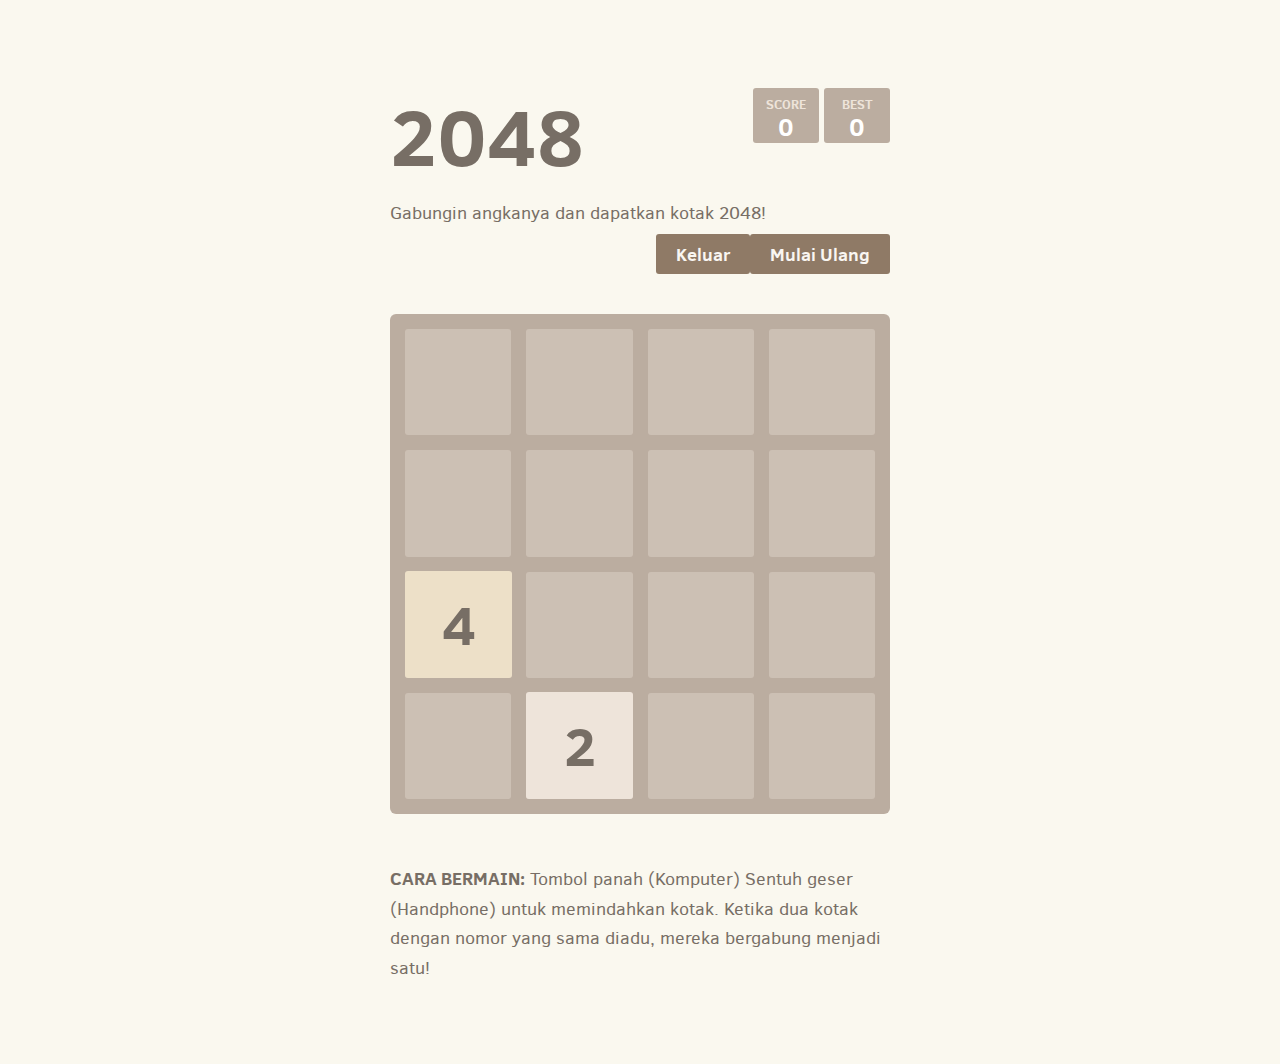
<file: 2048games/2048.html>
<!DOCTYPE html>
<html>
<head>
  <meta charset="utf-8">
  <title>2048</title>

  <link href="style/main.css" rel="stylesheet" type="text/css">
  <link rel="shortcut icon" href="favicon.ico">
  <link rel="apple-touch-icon" href="meta/apple-touch-icon.png">
  <link rel="apple-touch-startup-image" href="meta/apple-touch-startup-image-640x1096.png" media="(device-width: 320px) and (device-height: 568px) and (-webkit-device-pixel-ratio: 2)"> <!-- iPhone 5+ -->
  <link rel="apple-touch-startup-image" href="meta/apple-touch-startup-image-640x920.png"  media="(device-width: 320px) and (device-height: 480px) and (-webkit-device-pixel-ratio: 2)"> <!-- iPhone, retina -->
  <meta name="apple-mobile-web-app-capable" content="yes">
  <meta name="apple-mobile-web-app-status-bar-style" content="black">

  <meta name="HandheldFriendly" content="True">
  <meta name="MobileOptimized" content="320">
  <meta name="viewport" content="width=device-width, target-densitydpi=160dpi, initial-scale=1.0, maximum-scale=1, user-scalable=no, minimal-ui">
</head>
<body oncontextmenu="return false" onkeydown="return false;" onmousedown="return false;">
  <div class="container">
    <div class="heading">
      <h1 class="title">2048</h1>
      <div class="scores-container">
        <div class="score-container">0</div>
        <div class="best-container">0</div>
      </div>
    </div>

    <div class="above-game">
      <p class="game-intro">Gabungin angkanya dan dapatkan kotak 2048!</p>
      <a class="restart-button">Mulai Ulang</a>
      <a class="restart-button" href="https://dangonid.github.io/games">Keluar</a>
    </div>

    <div class="game-container">
      <div class="game-message">
        <p></p>
        <div class="lower">
          <a class="keep-playing-button">Keep going</a>
          <a class="retry-button">Main Lagi</a>
          <a class="restart-button" href="https://dangonid.github.io/games">Keluar</a>
        </div>
      </div>

      <div class="grid-container">
        <div class="grid-row">
          <div class="grid-cell"></div>
          <div class="grid-cell"></div>
          <div class="grid-cell"></div>
          <div class="grid-cell"></div>
        </div>
        <div class="grid-row">
          <div class="grid-cell"></div>
          <div class="grid-cell"></div>
          <div class="grid-cell"></div>
          <div class="grid-cell"></div>
        </div>
        <div class="grid-row">
          <div class="grid-cell"></div>
          <div class="grid-cell"></div>
          <div class="grid-cell"></div>
          <div class="grid-cell"></div>
        </div>
        <div class="grid-row">
          <div class="grid-cell"></div>
          <div class="grid-cell"></div>
          <div class="grid-cell"></div>
          <div class="grid-cell"></div>
        </div>
      </div>

      <div class="tile-container">

      </div>
    </div>

    <p class="game-explanation">
      <strong class="important">Cara Bermain:</strong> Tombol panah (Komputer) Sentuh geser (Handphone) untuk memindahkan kotak. Ketika dua kotak dengan nomor yang sama diadu, mereka bergabung menjadi satu!
    </p>
  </div>

  <script src="js/bind_polyfill.js"></script>
  <script src="js/classlist_polyfill.js"></script>
  <script src="js/animframe_polyfill.js"></script>
  <script src="js/keyboard_input_manager.js"></script>
  <script src="js/html_actuator.js"></script>
  <script src="js/grid.js"></script>
  <script src="js/tile.js"></script>
  <script src="js/local_storage_manager.js"></script>
  <script src="js/game_manager.js"></script>
  <script src="js/application.js"></script>
</body>
</html>
</file>
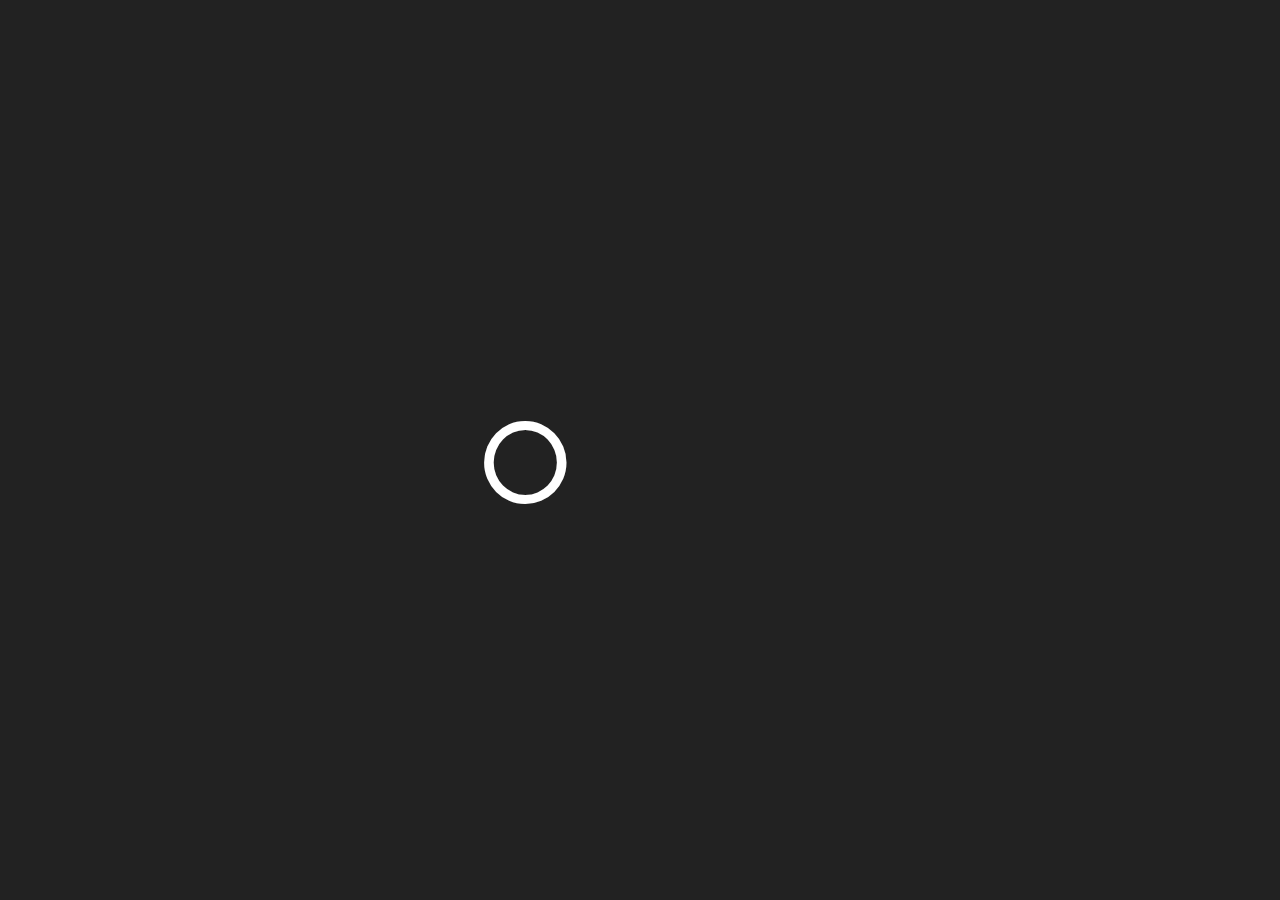
<file: OhOk-games/OhOk.html>
<!doctype html>
<html>
<head>
    <title>Oh Ok</title>
    <meta name="description" content="A little logic game by Q42." />
    <meta http-equiv="X-UA-Compatible" content="IE=Edge,chrome=1"/>
    <meta name="format-detection" content="telephone=no">

    <link rel="icon" type="image/png" href="img/icon-1024.png" />
    <link rel="shortcut icon" href="img/icon-1024.png" />
    <link rel="apple-touch-icon-precomposed" href="img/icon-1024.png"/>
    
    <meta name="msapplication-tap-highlight" content="no" />
    <meta name="apple-mobile-web-app-status-bar-style" content="black">
    <meta name="apple-mobile-web-app-capable" content="yes"/>
    <meta name="viewport" content="width=device-width, initial-scale=1, minimum-scale=1, maximum-scale=1, user-scalable=no"/>

    <style>html,body{background:#222;}</style>
    <link href="css/style.css" type="text/css" rel="stylesheet" />
    <link href="fonts/fonts.css" type="text/css" rel="stylesheet" />
</head>
<body bgcolor="#222222" oncontextmenu="return false" onkeydown="return false;" onmousedown="return false;">
    <div id="container">
        <div id="title" class="screen show01 hide0 hide1 hidehs" data-action="close-titleScreen">
            <div class="vertical">
                <h1>Oh Ok</h1>
                <div id="titlegrid" class="board">
                    <div id="digits">                    
                        <span id="zero">O</span><span id="hs"> h o </span><span id="one">K</span>
                    </div>
<table data-grid="titlegrid" cellpadding="0" cellspacing="0"><tbody><tr><td class="odd"><div class="tile tile-2"><div class="inner"></div></div></td><td class="even"><div class="tile tile-1"><div class="inner"></div></td></tr></tbody></table>

                </div>
                <p>
                    Permainan logika<br>by Arul
                </p>
            </div>
        </div>

        <div id="menu" class="screen">
            <div class="vertical">
            <h2>Oh Ok</h2>
                <p data-action="tutorial">
                Cara Bermain
                </p>
                <p data-action="play">
                Main
                </p>
            </div>
        </div>
        <div id="loading" class="screen">
            <div class="vertical">
                <h2>Loading</h2>
                <p></p>
                <div id="loadinggrid" class="board">
<table data-grid="loadinggrid" cellpadding="0" cellspacing="0"><tbody><tr><td class="odd"><div class="tile tile-2 loading"><div class="inner"></div></div></td></tr></tbody></table>
</div>
            </div>
        </div>

        <div id="game" class="screen">
            <p id="hintMsg" class="topMsg"></p>
            <p id="chooseSize" class="topMsg">Pilih Ukuran</p>
            <h2 id="boardsize"></h2>
            <div id="board" class="vertical board"></div>


            <div id="menugrid" class="vertical board hidden">
<table data-grid="menugrid" cellpadding="0" cellspacing="0"><tbody>
<tr><td class="odd"><div class="tile tile-2"><div data-action="startGame" data-size="1" class="inner"></div></div></td><td class="even"><div class="tile tile-1"><div data-action="startGame" data-size="2" class="inner"></div></div></td></tr>
<tr><td class="even"><div class="tile tile-1"><div data-action="startGame" data-size="3" class="inner"></div></div></td><td class="odd"><div class="tile tile-2"><div data-action="startGame" data-size="4" class="inner"></div></div></td></tr>
</tbody></table>
            </div>

            <div id="score">
                <img id="trophy" src="img/trophy.png"><span id="scorenr">30744</span>
            </div>
            <div id="bar">
                <div class="iconcon" data-action="undo"><div id="undo" class="icon"></div></div>
                <div class="iconcon" data-action="back"><div id="back" class="icon"></div></div>
                <div class="iconcon" data-action="help"><div id="help" class="icon"></div></div>
            </div>
        </div>
    </div>
    <div id="feelsize"></div>
    <script>
        var WebFontConfig = {
            custom: {
                families: ['molle','Josefin Sans'],
                urls: ['fonts/fonts.css']
            },
            active: function() {
                //Game.start();
                app.fontsLoaded();
            }
        };  
    </script>  
    <script type="text/javascript" src="config.js"></script>
    <script type="text/javascript" src="js/index.js"></script>
    <script>
        var scripts = [
            'js/jquery-2.1.0.min.js',
            'js/utils.js',
            'js/state.js',
            'js/game.js',
            'js/grid.js',
            'js/tile.js',
            'js/hint.js',
            'js/tutorial.js',
            'js/webfont.js',
            'js/levels.js',
            'js/backgroundservice.js'
        ]
        for (var i=0; i<scripts.length; i++) {
            document.write('<scr'+'ipt src="' + scripts[i] + (Config.barph? ('?barph=' + (new Date() * 1)) : '') + '"></scr'+'ipt>');
        }
    </script>
</body>
</html>
</file>
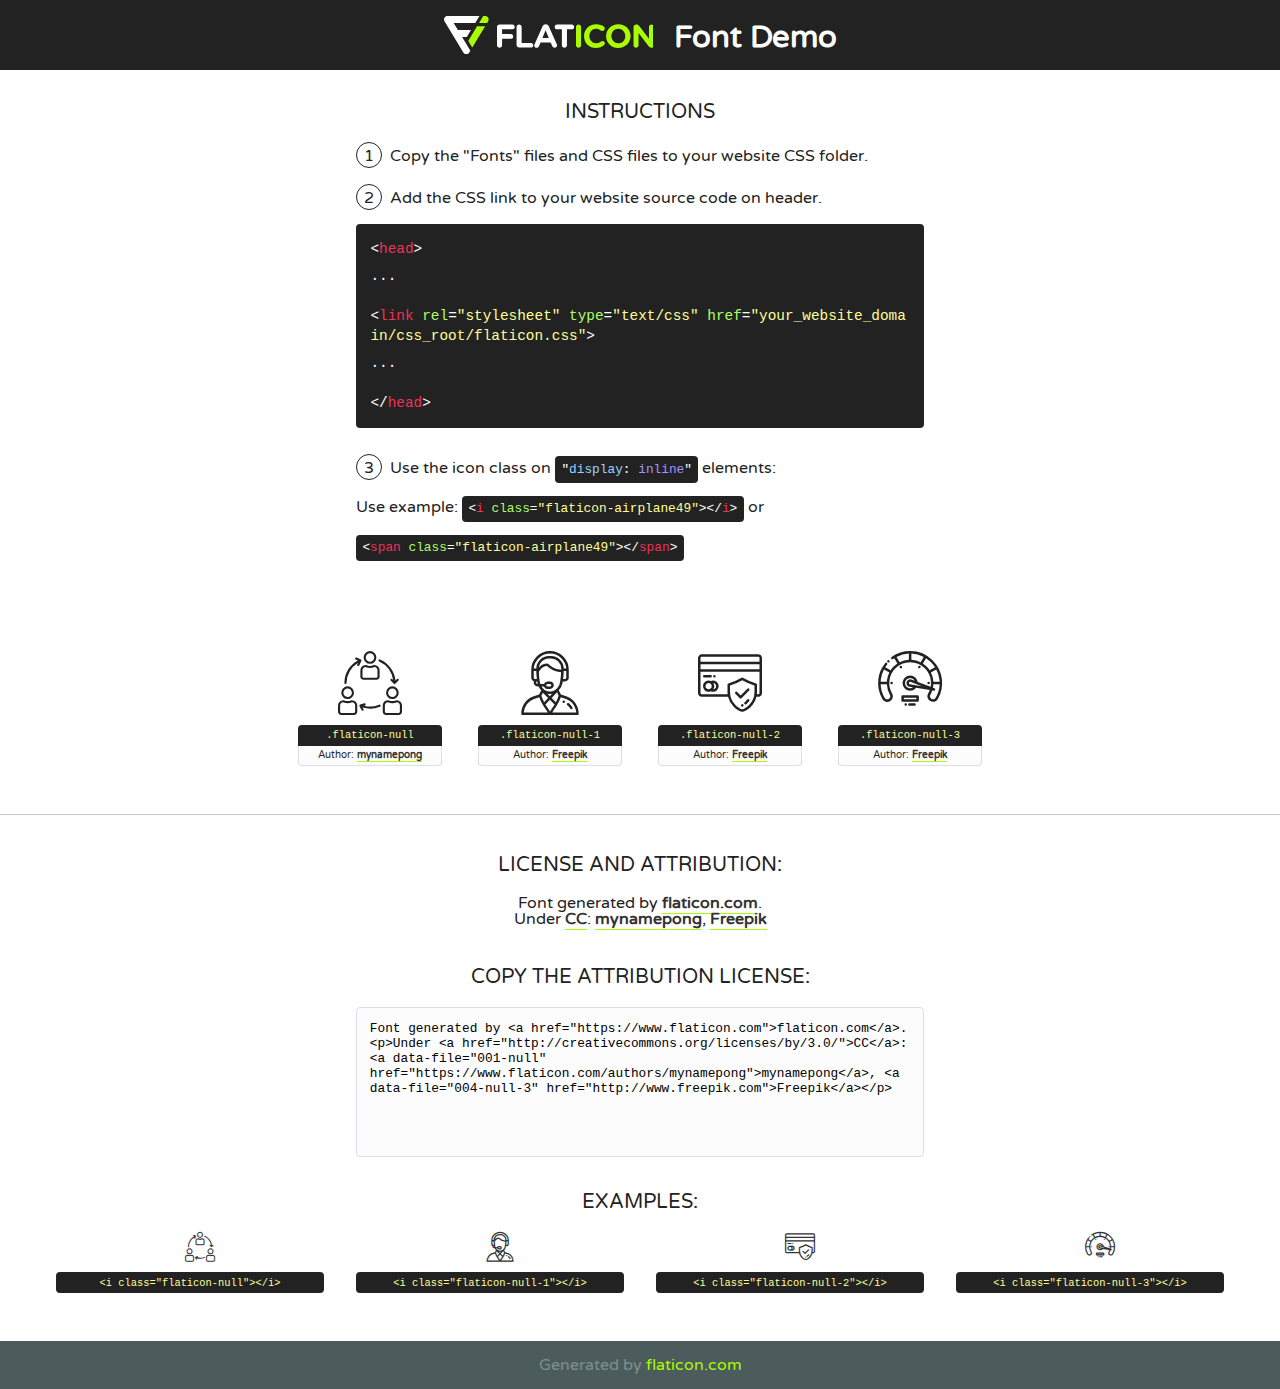
<file: assets/fonts/flaticon.html>
<!DOCTYPE html>
<!--
  Flaticon icon font: Flaticon
  Creation date: 03/06/2020 12:20
-->
<html>
<!DOCTYPE html>
<html>

<head>
    <title>Flaticon WebFont</title>
    <link href="http://fonts.googleapis.com/css?family=Varela+Round" rel="stylesheet" type="text/css" />
    <link rel="stylesheet" type="text/css" href="flaticon.css">
    <meta charset="UTF-8">
    <style>
    html, body, div, span, applet, object, iframe,
    h1, h2, h3, h4, h5, h6, p, blockquote, pre,
    a, abbr, acronym, address, big, cite, code,
    del, dfn, em, img, ins, kbd, q, s, samp,
    small, strike, strong, sub, sup, tt, var,
    b, u, i, center,
    dl, dt, dd, ol, ul, li,
    fieldset, form, label, legend,
    table, caption, tbody, tfoot, thead, tr, th, td,
    article, aside, canvas, details, embed, 
    figure, figcaption, footer, header, hgroup, 
    menu, nav, output, ruby, section, summary,
    time, mark, audio, video {
        margin: 0;
        padding: 0;
        border: 0;
        font-size: 100%;
        font: inherit;
        vertical-align: baseline;
    }
    /* HTML5 display-role reset for older browsers */
    article, aside, details, figcaption, figure, 
    footer, header, hgroup, menu, nav, section {
        display: block;
    }
    body {
        line-height: 1;
    }
    ol, ul {
        list-style: none;
    }
    blockquote, q {
        quotes: none;
    }
    blockquote:before, blockquote:after,
    q:before, q:after {
        content: '';
        content: none;
    }
    table {
        border-collapse: collapse;
        border-spacing: 0;
    }
    body {
        font-family: 'Varela Round', Helvetica, Arial, sans-serif;
        font-size: 16px;
        color: #222;
    }
    a {
        color: #333;
        border-bottom: 1px solid #a9fd00;
        font-weight: bold;
        text-decoration: none;
    }
    * {
        -moz-box-sizing: border-box;
        -webkit-box-sizing: border-box;
        box-sizing: border-box;
        margin: 0;
        padding: 0;
    }
    [class^="flaticon-"]:before, [class*=" flaticon-"]:before, [class^="flaticon-"]:after, [class*=" flaticon-"]:after {
        font-family: Flaticon;
        font-size: 30px;
        font-style: normal;
        margin-left: 20px;
        color: #333;
    }
    .wrapper {
        max-width: 600px;
        margin: auto;
        padding: 0 1em;
    }
    .title {
        font-size: 1.25em;
        text-align: center;
        margin-bottom: 1em;
        text-transform: uppercase;
    }
    header {
        text-align: center;
        background-color: #222;
        color: #fff;
        padding: 1em;
    }
    header .logo {
        width: 210px;
        height: 38px;
        display: inline-block;
        vertical-align: middle;
        margin-right: 1em;
        border: none;
    }
    header strong {
        font-size: 1.95em;
        font-weight: bold;
        vertical-align: middle;
        margin-top: 5px;
        display: inline-block;
    }
    .demo {
        margin: 2em auto;
        line-height: 1.25em;
    }
    .demo ul li {
        margin-bottom: 1em;
    }
    .demo ul li .num {
        color: #222;
        border-radius: 20px;
        display: inline-block;
        width: 26px;
        padding: 3px;
        height: 26px;
        text-align: center;
        margin-right: 0.5em;
        border: 1px solid #222;
    }
    .demo ul li code {
        background-color: #222;
        border-radius: 4px;
        padding: 0.25em 0.5em;
        display: inline-block;
        color: #fff;
        font-family: Consolas,Monaco,Lucida Console,Liberation Mono,DejaVu Sans Mono,Bitstream Vera Sans Mono,Courier New, monospace;
        font-weight: lighter;
        margin-top: 1em;
        font-size: 0.8em;
        word-break: break-all;
    }
    .demo ul li code.big {
        padding: 1em;
        font-size: 0.9em;
    }
    .demo ul li code .red {
        color: #EF3159;
    }
    .demo ul li code .green {
        color: #ACFF65;
    }
    .demo ul li code .yellow {
        color: #FFFF99;
    }
    .demo ul li code .blue {
        color: #99D3FF;
    }
    .demo ul li code .purple {
        color: #A295FF;
    }
    .demo ul li code .dots {
        margin-top: 0.5em;
        display: block;
    }
    #glyphs {
        border-bottom: 1px solid #ccc;
        padding: 2em 0;
        text-align: center;
    }
    .glyph {
        display: inline-block;
        width: 9em;
        margin: 1em;
        text-align: center;
        vertical-align: top;
        background: #FFF;
    }
    .glyph .glyph-icon {
        padding: 10px;
        display: block;
        font-family:"Flaticon";
        font-size: 64px;
        line-height: 1;
    }
    .glyph .glyph-icon:before {
        font-size: 64px;
        color: #222;
        margin-left: 0;
    }
    .class-name {
        font-size: 0.65em;
        background-color: #222;
        color: #fff;
        border-radius: 4px 4px 0 0;
        padding: 0.5em;
        color: #FFFF99;
        font-family: Consolas,Monaco,Lucida Console,Liberation Mono,DejaVu Sans Mono,Bitstream Vera Sans Mono,Courier New, monospace;
    }
    .author-name {
        font-size: 0.6em;
        background-color: #fcfcfd;
        border: 1px solid #DEDEE4;
        border-top: 0;
        border-radius: 0 0 4px 4px;
        padding: 0.5em;
    }
    .class-name:last-child {
        font-size: 10px;
        color:#888;
    }
    .class-name:last-child a {
        font-size: 10px;
        color:#555;
    }
    .class-name:last-child a:hover {
        color:#a9fd00;
    }
    .glyph > input {
        display: block;
        width: 100px;
        margin: 5px auto;
        text-align: center;
        font-size: 12px;
        cursor: text;
    }
    .glyph > input.icon-input {
        font-family:"Flaticon";
        font-size: 16px;
        margin-bottom: 10px;
    }
    .attribution .title {
        margin-top: 2em;
    }
    .attribution textarea {
        background-color: #fcfcfd;
        padding: 1em;
        border: none;
        box-shadow: none;
        border: 1px solid #DEDEE4;
        border-radius: 4px;
        resize: none;
        width: 100%;
        height: 150px;
        font-size: 0.8em;
        font-family: Consolas,Monaco,Lucida Console,Liberation Mono,DejaVu Sans Mono,Bitstream Vera Sans Mono,Courier New, monospace;
        -webkit-appearance: none;
    }
    .iconsuse {
        margin: 2em auto;
        text-align: center;
        max-width: 1200px;
    }
    .iconsuse:after {
        content: '';
        display: table;
        clear: both;
    }
    .iconsuse .image {
        float: left;
        width: 25%;
        padding: 0 1em;
    }
    .iconsuse .image p {
        margin-bottom: 1em;
    }
    .iconsuse .image span {
        display: block;
        font-size: 0.65em;
        background-color: #222;
        color: #fff;
        border-radius: 4px;
        padding: 0.5em;
        color: #FFFF99;
        margin-top: 1em;
        font-family: Consolas,Monaco,Lucida Console,Liberation Mono,DejaVu Sans Mono,Bitstream Vera Sans Mono,Courier New, monospace;
    }
    #footer {
        text-align: center;
        background-color: #4C5B5C;
        color: #7c9192;
        padding: 1em;
    }
    #footer a {
        border: none;
        color: #a9fd00;
        font-weight: normal;
    }
    @media (max-width: 960px) {
        .iconsuse .image {
            width: 50%;
        }
    }
    @media (max-width: 560px) {
        .iconsuse .image {
            width: 100%;
        }
    }
    </style>
</head>

<body class="characters-off">

    <header>
        <a href="https://www.flaticon.com" target="_blank" class="logo">
            <svg version="1.1" xmlns="http://www.w3.org/2000/svg" xmlns:xlink="http://www.w3.org/1999/xlink" xmlns:a="http://ns.adobe.com/AdobeSVGViewerExtensions/3.0/" viewBox="0 0 560.875 102.036" enable-background="new 0 0 560.875 102.036" xml:space="preserve">
                <defs>
                </defs>
                <g>
                    <g class="letters">
                        <path fill="#ffffff" d="M141.596,29.675c0-3.777,2.985-6.767,6.764-6.767h34.438c3.426,0,6.15,2.728,6.15,6.15
                        c0,3.43-2.724,6.149-6.15,6.149h-27.674v13.091h23.719c3.429,0,6.151,2.724,6.151,6.15c0,3.43-2.723,6.149-6.151,6.149h-23.719
                        v17.574c0,3.773-2.986,6.761-6.764,6.761c-3.779,0-6.764-2.989-6.764-6.761V29.675z"></path>
                        <path fill="#ffffff" d="M193.844,29.149c0-3.781,2.985-6.767,6.764-6.767c3.776,0,6.763,2.985,6.763,6.767v42.957h25.039
                        c3.426,0,6.149,2.726,6.149,6.153c0,3.425-2.723,6.15-6.149,6.15h-31.802c-3.779,0-6.764-2.986-6.764-6.768V29.149z"></path>
                        <path fill="#ffffff" d="M241.891,75.71l21.438-48.407c1.492-3.341,4.215-5.357,7.906-5.357h0.792
                        c3.686,0,6.323,2.017,7.815,5.357l21.439,48.407c0.436,0.967,0.701,1.845,0.701,2.723c0,3.602-2.809,6.501-6.414,6.501
                        c-3.161,0-5.269-1.845-6.499-4.655l-4.132-9.661h-27.059l-4.301,10.102c-1.144,2.631-3.426,4.214-6.237,4.214
                        c-3.517,0-6.24-2.81-6.24-6.325C241.1,77.64,241.451,76.677,241.891,75.71z M279.932,58.666l-8.521-20.297l-8.526,20.297H279.932
                        z"></path>
                        <path fill="#ffffff" d="M314.864,35.387H301.86c-3.429,0-6.239-2.813-6.239-6.238c0-3.429,2.811-6.24,6.239-6.24h39.533
                        c3.426,0,6.237,2.811,6.237,6.24c0,3.425-2.811,6.238-6.237,6.238h-13.001v42.785c0,3.773-2.99,6.761-6.764,6.761
                        c-3.779,0-6.764-2.989-6.764-6.761V35.387z"></path>
                        <path fill="#A9FD00" d="M352.615,29.149c0-3.781,2.985-6.767,6.767-6.767c3.774,0,6.761,2.985,6.761,6.767v49.024
                        c0,3.773-2.987,6.761-6.761,6.761c-3.781,0-6.767-2.989-6.767-6.761V29.149z"></path>
                        <path fill="#A9FD00" d="M374.132,53.836v-0.179c0-17.481,13.178-31.801,32.065-31.801c9.22,0,15.459,2.458,20.557,6.238
                        c1.402,1.054,2.637,2.985,2.637,5.357c0,3.692-2.985,6.59-6.681,6.59c-1.845,0-3.071-0.702-4.044-1.319
                        c-3.776-2.813-7.729-4.393-12.562-4.393c-10.364,0-17.831,8.611-17.831,19.154v0.173c0,10.542,7.291,19.329,17.831,19.329
                        c5.715,0,9.492-1.756,13.359-4.834c1.049-0.874,2.458-1.491,4.039-1.491c3.429,0,6.325,2.813,6.325,6.236
                        c0,2.106-1.056,3.78-2.282,4.834c-5.539,4.834-12.036,7.733-21.878,7.733C387.572,85.464,374.132,71.493,374.132,53.836z"></path>
                        <path fill="#A9FD00" d="M433.009,53.836v-0.179c0-17.481,13.79-31.801,32.766-31.801c18.981,0,32.592,14.143,32.592,31.628v0.173
                        c0,17.483-13.785,31.807-32.769,31.807C446.625,85.464,433.009,71.32,433.009,53.836z M484.224,53.836v-0.179
                        c0-10.539-7.725-19.326-18.626-19.326c-10.893,0-18.449,8.611-18.449,19.154v0.173c0,10.542,7.73,19.329,18.626,19.329
                        C476.676,72.986,484.224,64.378,484.224,53.836z"></path>
                        <path fill="#A9FD00" d="M506.233,29.321c0-3.774,2.99-6.763,6.767-6.763h1.401c3.252,0,5.183,1.583,7.029,3.953l26.093,34.265
                        V29.059c0-3.692,2.99-6.677,6.681-6.677c3.683,0,6.671,2.985,6.671,6.677v48.934c0,3.78-2.987,6.765-6.764,6.765h-0.436
                        c-3.257,0-5.188-1.581-7.034-3.953l-27.056-35.492v32.944c0,3.687-2.985,6.676-6.678,6.676c-3.683,0-6.673-2.989-6.673-6.676
                        V29.321z"></path>
                    </g>
                    <g class="insignia">
                        <path fill="#ffffff" d="M48.372,56.137h12.517l11.156-18.537H37.186L25.688,18.539h57.825L94.668,0H9.271
                        C5.925,0,2.842,1.801,1.198,4.716c-1.644,2.907-1.593,6.482,0.134,9.343l50.38,83.501c1.678,2.781,4.689,4.476,7.938,4.476
                        c3.246,0,6.257-1.695,7.935-4.476l2.898-4.804L48.372,56.137z"></path>
                        <g class="i">
                            <path fill="#A9FD00" d="M93.575,18.539h0.031v0.004l21.652,0.004l2.705-4.488c1.727-2.861,1.778-6.436,0.133-9.343
                            C116.454,1.801,113.371,0,110.026,0h-5.294L93.575,18.539z"></path>
                            <polygon fill="#A9FD00" points="88.291,27.356 64.725,66.486 75.519,84.404 109.942,27.356"></polygon>
                        </g>
                    </g>
                </g>
            </svg>
        </a>
        <strong>Font Demo</strong>
    </header>


    <section class="demo wrapper">

        <p class="title">Instructions</p>

        <ul>
            <li>
                <span class="num">1</span>Copy the "Fonts" files and CSS files to your website CSS folder.
            </li>
            <li>
                <span class="num">2</span>Add the CSS link to your website source code on header.
                <code class="big">
                    &lt;<span class="red">head</span>&gt;
                    <br/><span class="dots">...</span>
                    <br/>&lt;<span class="red">link</span> <span class="green">rel</span>=<span class="yellow">"stylesheet"</span> <span class="green">type</span>=<span class="yellow">"text/css"</span> <span class="green">href</span>=<span class="yellow">"your_website_domain/css_root/flaticon.css"</span>&gt;
                    <br/><span class="dots">...</span>
                    <br/>&lt;/<span class="red">head</span>&gt;
                </code>
            </li>

            <li>
                <p>
                    <span class="num">3</span>Use the icon class on <code>"<span class="blue">display</span>:<span class="purple"> inline</span>"</code> elements:
                    <br />
                    Use example: <code>&lt;<span class="red">i</span> <span class="green">class</span>=<span class="yellow">&quot;flaticon-airplane49&quot;</span>&gt;&lt;/<span class="red">i</span>&gt;</code> or <code>&lt;<span class="red">span</span> <span class="green">class</span>=<span class="yellow">&quot;flaticon-airplane49&quot;</span>&gt;&lt;/<span class="red">span</span>&gt;</code>
            </li>
        </ul>

    </section>




   <section id="glyphs">          
    
      
        <div class="glyph"><div class="glyph-icon flaticon-null"></div>
            <div class="class-name">.flaticon-null</div>
            <div class="author-name">Author: <a data-file="001-null" href="https://www.flaticon.com/authors/mynamepong">mynamepong</a> </div> 
        </div>        
        
        <div class="glyph"><div class="glyph-icon flaticon-null-1"></div>
            <div class="class-name">.flaticon-null-1</div>
            <div class="author-name">Author: <a data-file="002-null-1" href="http://www.freepik.com">Freepik</a> </div> 
        </div>        
        
        <div class="glyph"><div class="glyph-icon flaticon-null-2"></div>
            <div class="class-name">.flaticon-null-2</div>
            <div class="author-name">Author: <a data-file="003-null-2" href="http://www.freepik.com">Freepik</a> </div> 
        </div>        
        
        <div class="glyph"><div class="glyph-icon flaticon-null-3"></div>
            <div class="class-name">.flaticon-null-3</div>
            <div class="author-name">Author: <a data-file="004-null-3" href="http://www.freepik.com">Freepik</a> </div> 
        </div>        
        

    </section>



    <section class="attribution wrapper"   style="text-align:center;">

      <div class="title">License and attribution:</div><div class="attrDiv">Font generated by <a href="https://www.flaticon.com">flaticon.com</a>. <div><p>Under <a href="http://creativecommons.org/licenses/by/3.0/">CC</a>: <a data-file="001-null" href="https://www.flaticon.com/authors/mynamepong">mynamepong</a>, <a data-file="004-null-3" href="http://www.freepik.com">Freepik</a></p>  </div>
      </div>
      <div class="title">Copy the Attribution License:</div>

    <textarea onclick="this.focus();this.select();">Font generated by &lt;a href=&quot;https://www.flaticon.com&quot;&gt;flaticon.com&lt;/a&gt;. <p>Under <a href="http://creativecommons.org/licenses/by/3.0/">CC</a>: <a data-file="001-null" href="https://www.flaticon.com/authors/mynamepong">mynamepong</a>, <a data-file="004-null-3" href="http://www.freepik.com">Freepik</a></p>  
     </textarea>

    </section>

    <section class="iconsuse">

          <div class="title">Examples:</div>            
             
            <div class="image">
                <p>
                    <i class="glyph-icon flaticon-null"></i> 
                    <span>&lt;i class=&quot;flaticon-null&quot;&gt;&lt;/i&gt;</span>
                </p>
            </div>
            
            <div class="image">
                <p>
                    <i class="glyph-icon flaticon-null-1"></i> 
                    <span>&lt;i class=&quot;flaticon-null-1&quot;&gt;&lt;/i&gt;</span>
                </p>
            </div>
            
            <div class="image">
                <p>
                    <i class="glyph-icon flaticon-null-2"></i> 
                    <span>&lt;i class=&quot;flaticon-null-2&quot;&gt;&lt;/i&gt;</span>
                </p>
            </div>
            
            <div class="image">
                <p>
                    <i class="glyph-icon flaticon-null-3"></i> 
                    <span>&lt;i class=&quot;flaticon-null-3&quot;&gt;&lt;/i&gt;</span>
                </p>
            </div>
                       
        </div>
                            
    </section>

<div id="footer">
    <div>Generated by <a href="https://www.flaticon.com">flaticon.com</a>
    </div>
</div>



</body>
</html>
</file>
<file: 2048games/style/main.css>
@import url(fonts/clear-sans.css);
html, body {
  margin: 0;
  padding: 0;
  background: #faf8ef;
  color: #776e65;
  font-family: "Clear Sans", "Helvetica Neue", Arial, sans-serif;
  font-size: 18px; }

body {
  margin: 80px 0; }

.heading:after {
  content: "";
  display: block;
  clear: both; }

h1.title {
  font-size: 80px;
  font-weight: bold;
  margin: 0;
  display: block;
  float: left; }

@-webkit-keyframes move-up {
  0% {
    top: 25px;
    opacity: 1; }

  100% {
    top: -50px;
    opacity: 0; } }
@-moz-keyframes move-up {
  0% {
    top: 25px;
    opacity: 1; }

  100% {
    top: -50px;
    opacity: 0; } }
@keyframes move-up {
  0% {
    top: 25px;
    opacity: 1; }

  100% {
    top: -50px;
    opacity: 0; } }
.scores-container {
  float: right;
  text-align: right; }

.score-container, .best-container {
  position: relative;
  display: inline-block;
  background: #bbada0;
  padding: 15px 25px;
  font-size: 25px;
  height: 25px;
  line-height: 47px;
  font-weight: bold;
  border-radius: 3px;
  color: white;
  margin-top: 8px;
  text-align: center; }
  .score-container:after, .best-container:after {
    position: absolute;
    width: 100%;
    top: 10px;
    left: 0;
    text-transform: uppercase;
    font-size: 13px;
    line-height: 13px;
    text-align: center;
    color: #eee4da; }
  .score-container .score-addition, .best-container .score-addition {
    position: absolute;
    right: 30px;
    color: red;
    font-size: 25px;
    line-height: 25px;
    font-weight: bold;
    color: rgba(119, 110, 101, 0.9);
    z-index: 100;
    -webkit-animation: move-up 600ms ease-in;
    -moz-animation: move-up 600ms ease-in;
    animation: move-up 600ms ease-in;
    -webkit-animation-fill-mode: both;
    -moz-animation-fill-mode: both;
    animation-fill-mode: both; }

.score-container:after {
  content: "Score"; }

.best-container:after {
  content: "Best"; }

p {
  margin-top: 0;
  margin-bottom: 10px;
  line-height: 1.65; }

a {
  color: #776e65;
  font-weight: bold;
  text-decoration: underline;
  cursor: pointer; }

strong.important {
  text-transform: uppercase; }

hr {
  border: none;
  border-bottom: 1px solid #d8d4d0;
  margin-top: 20px;
  margin-bottom: 30px; }

.container {
  width: 500px;
  margin: 0 auto; }

@-webkit-keyframes fade-in {
  0% {
    opacity: 0; }

  100% {
    opacity: 1; } }
@-moz-keyframes fade-in {
  0% {
    opacity: 0; }

  100% {
    opacity: 1; } }
@keyframes fade-in {
  0% {
    opacity: 0; }

  100% {
    opacity: 1; } }
.game-container {
  margin-top: 40px;
  position: relative;
  padding: 15px;
  cursor: default;
  -webkit-touch-callout: none;
  -ms-touch-callout: none;
  -webkit-user-select: none;
  -moz-user-select: none;
  -ms-user-select: none;
  -ms-touch-action: none;
  touch-action: none;
  background: #bbada0;
  border-radius: 6px;
  width: 500px;
  height: 500px;
  -webkit-box-sizing: border-box;
  -moz-box-sizing: border-box;
  box-sizing: border-box; }
  .game-container .game-message {
    display: none;
    position: absolute;
    top: 0;
    right: 0;
    bottom: 0;
    left: 0;
    background: rgba(238, 228, 218, 0.5);
    z-index: 100;
    text-align: center;
    -webkit-animation: fade-in 800ms ease 1200ms;
    -moz-animation: fade-in 800ms ease 1200ms;
    animation: fade-in 800ms ease 1200ms;
    -webkit-animation-fill-mode: both;
    -moz-animation-fill-mode: both;
    animation-fill-mode: both; }
    .game-container .game-message p {
      font-size: 60px;
      font-weight: bold;
      height: 60px;
      line-height: 60px;
      margin-top: 222px; }
    .game-container .game-message .lower {
      display: block;
      margin-top: 59px; }
    .game-container .game-message a {
      display: inline-block;
      background: #8f7a66;
      border-radius: 3px;
      padding: 0 20px;
      text-decoration: none;
      color: #f9f6f2;
      height: 40px;
      line-height: 42px;
      margin-left: 9px; }
      .game-container .game-message a.keep-playing-button {
        display: none; }
    .game-container .game-message.game-won {
      background: rgba(237, 194, 46, 0.5);
      color: #f9f6f2; }
      .game-container .game-message.game-won a.keep-playing-button {
        display: inline-block; }
    .game-container .game-message.game-won, .game-container .game-message.game-over {
      display: block; }

.grid-container {
  position: absolute;
  z-index: 1; }

.grid-row {
  margin-bottom: 15px; }
  .grid-row:last-child {
    margin-bottom: 0; }
  .grid-row:after {
    content: "";
    display: block;
    clear: both; }

.grid-cell {
  width: 106.25px;
  height: 106.25px;
  margin-right: 15px;
  float: left;
  border-radius: 3px;
  background: rgba(238, 228, 218, 0.35); }
  .grid-cell:last-child {
    margin-right: 0; }

.tile-container {
  position: absolute;
  z-index: 2; }

.tile, .tile .tile-inner {
  width: 107px;
  height: 107px;
  line-height: 107px; }
.tile.tile-position-1-1 {
  -webkit-transform: translate(0px, 0px);
  -moz-transform: translate(0px, 0px);
  -ms-transform: translate(0px, 0px);
  transform: translate(0px, 0px); }
.tile.tile-position-1-2 {
  -webkit-transform: translate(0px, 121px);
  -moz-transform: translate(0px, 121px);
  -ms-transform: translate(0px, 121px);
  transform: translate(0px, 121px); }
.tile.tile-position-1-3 {
  -webkit-transform: translate(0px, 242px);
  -moz-transform: translate(0px, 242px);
  -ms-transform: translate(0px, 242px);
  transform: translate(0px, 242px); }
.tile.tile-position-1-4 {
  -webkit-transform: translate(0px, 363px);
  -moz-transform: translate(0px, 363px);
  -ms-transform: translate(0px, 363px);
  transform: translate(0px, 363px); }
.tile.tile-position-2-1 {
  -webkit-transform: translate(121px, 0px);
  -moz-transform: translate(121px, 0px);
  -ms-transform: translate(121px, 0px);
  transform: translate(121px, 0px); }
.tile.tile-position-2-2 {
  -webkit-transform: translate(121px, 121px);
  -moz-transform: translate(121px, 121px);
  -ms-transform: translate(121px, 121px);
  transform: translate(121px, 121px); }
.tile.tile-position-2-3 {
  -webkit-transform: translate(121px, 242px);
  -moz-transform: translate(121px, 242px);
  -ms-transform: translate(121px, 242px);
  transform: translate(121px, 242px); }
.tile.tile-position-2-4 {
  -webkit-transform: translate(121px, 363px);
  -moz-transform: translate(121px, 363px);
  -ms-transform: translate(121px, 363px);
  transform: translate(121px, 363px); }
.tile.tile-position-3-1 {
  -webkit-transform: translate(242px, 0px);
  -moz-transform: translate(242px, 0px);
  -ms-transform: translate(242px, 0px);
  transform: translate(242px, 0px); }
.tile.tile-position-3-2 {
  -webkit-transform: translate(242px, 121px);
  -moz-transform: translate(242px, 121px);
  -ms-transform: translate(242px, 121px);
  transform: translate(242px, 121px); }
.tile.tile-position-3-3 {
  -webkit-transform: translate(242px, 242px);
  -moz-transform: translate(242px, 242px);
  -ms-transform: translate(242px, 242px);
  transform: translate(242px, 242px); }
.tile.tile-position-3-4 {
  -webkit-transform: translate(242px, 363px);
  -moz-transform: translate(242px, 363px);
  -ms-transform: translate(242px, 363px);
  transform: translate(242px, 363px); }
.tile.tile-position-4-1 {
  -webkit-transform: translate(363px, 0px);
  -moz-transform: translate(363px, 0px);
  -ms-transform: translate(363px, 0px);
  transform: translate(363px, 0px); }
.tile.tile-position-4-2 {
  -webkit-transform: translate(363px, 121px);
  -moz-transform: translate(363px, 121px);
  -ms-transform: translate(363px, 121px);
  transform: translate(363px, 121px); }
.tile.tile-position-4-3 {
  -webkit-transform: translate(363px, 242px);
  -moz-transform: translate(363px, 242px);
  -ms-transform: translate(363px, 242px);
  transform: translate(363px, 242px); }
.tile.tile-position-4-4 {
  -webkit-transform: translate(363px, 363px);
  -moz-transform: translate(363px, 363px);
  -ms-transform: translate(363px, 363px);
  transform: translate(363px, 363px); }

.tile {
  position: absolute;
  -webkit-transition: 100ms ease-in-out;
  -moz-transition: 100ms ease-in-out;
  transition: 100ms ease-in-out;
  -webkit-transition-property: -webkit-transform;
  -moz-transition-property: -moz-transform;
  transition-property: transform; }
  .tile .tile-inner {
    border-radius: 3px;
    background: #eee4da;
    text-align: center;
    font-weight: bold;
    z-index: 10;
    font-size: 55px; }
  .tile.tile-2 .tile-inner {
    background: #eee4da;
    box-shadow: 0 0 30px 10px rgba(243, 215, 116, 0), inset 0 0 0 1px rgba(255, 255, 255, 0); }
  .tile.tile-4 .tile-inner {
    background: #ede0c8;
    box-shadow: 0 0 30px 10px rgba(243, 215, 116, 0), inset 0 0 0 1px rgba(255, 255, 255, 0); }
  .tile.tile-8 .tile-inner {
    color: #f9f6f2;
    background: #f2b179; }
  .tile.tile-16 .tile-inner {
    color: #f9f6f2;
    background: #f59563; }
  .tile.tile-32 .tile-inner {
    color: #f9f6f2;
    background: #f67c5f; }
  .tile.tile-64 .tile-inner {
    color: #f9f6f2;
    background: #f65e3b; }
  .tile.tile-128 .tile-inner {
    color: #f9f6f2;
    background: #edcf72;
    box-shadow: 0 0 30px 10px rgba(243, 215, 116, 0.2381), inset 0 0 0 1px rgba(255, 255, 255, 0.14286);
    font-size: 45px; }
    @media screen and (max-width: 520px) {
      .tile.tile-128 .tile-inner {
        font-size: 25px; } }
  .tile.tile-256 .tile-inner {
    color: #f9f6f2;
    background: #edcc61;
    box-shadow: 0 0 30px 10px rgba(243, 215, 116, 0.31746), inset 0 0 0 1px rgba(255, 255, 255, 0.19048);
    font-size: 45px; }
    @media screen and (max-width: 520px) {
      .tile.tile-256 .tile-inner {
        font-size: 25px; } }
  .tile.tile-512 .tile-inner {
    color: #f9f6f2;
    background: #edc850;
    box-shadow: 0 0 30px 10px rgba(243, 215, 116, 0.39683), inset 0 0 0 1px rgba(255, 255, 255, 0.2381);
    font-size: 45px; }
    @media screen and (max-width: 520px) {
      .tile.tile-512 .tile-inner {
        font-size: 25px; } }
  .tile.tile-1024 .tile-inner {
    color: #f9f6f2;
    background: #edc53f;
    box-shadow: 0 0 30px 10px rgba(243, 215, 116, 0.47619), inset 0 0 0 1px rgba(255, 255, 255, 0.28571);
    font-size: 35px; }
    @media screen and (max-width: 520px) {
      .tile.tile-1024 .tile-inner {
        font-size: 15px; } }
  .tile.tile-2048 .tile-inner {
    color: #f9f6f2;
    background: #edc22e;
    box-shadow: 0 0 30px 10px rgba(243, 215, 116, 0.55556), inset 0 0 0 1px rgba(255, 255, 255, 0.33333);
    font-size: 35px; }
    @media screen and (max-width: 520px) {
      .tile.tile-2048 .tile-inner {
        font-size: 15px; } }
  .tile.tile-super .tile-inner {
    color: #f9f6f2;
    background: #3c3a32;
    font-size: 30px; }
    @media screen and (max-width: 520px) {
      .tile.tile-super .tile-inner {
        font-size: 10px; } }

@-webkit-keyframes appear {
  0% {
    opacity: 0;
    -webkit-transform: scale(0);
    -moz-transform: scale(0);
    -ms-transform: scale(0);
    transform: scale(0); }

  100% {
    opacity: 1;
    -webkit-transform: scale(1);
    -moz-transform: scale(1);
    -ms-transform: scale(1);
    transform: scale(1); } }
@-moz-keyframes appear {
  0% {
    opacity: 0;
    -webkit-transform: scale(0);
    -moz-transform: scale(0);
    -ms-transform: scale(0);
    transform: scale(0); }

  100% {
    opacity: 1;
    -webkit-transform: scale(1);
    -moz-transform: scale(1);
    -ms-transform: scale(1);
    transform: scale(1); } }
@keyframes appear {
  0% {
    opacity: 0;
    -webkit-transform: scale(0);
    -moz-transform: scale(0);
    -ms-transform: scale(0);
    transform: scale(0); }

  100% {
    opacity: 1;
    -webkit-transform: scale(1);
    -moz-transform: scale(1);
    -ms-transform: scale(1);
    transform: scale(1); } }
.tile-new .tile-inner {
  -webkit-animation: appear 200ms ease 100ms;
  -moz-animation: appear 200ms ease 100ms;
  animation: appear 200ms ease 100ms;
  -webkit-animation-fill-mode: backwards;
  -moz-animation-fill-mode: backwards;
  animation-fill-mode: backwards; }

@-webkit-keyframes pop {
  0% {
    -webkit-transform: scale(0);
    -moz-transform: scale(0);
    -ms-transform: scale(0);
    transform: scale(0); }

  50% {
    -webkit-transform: scale(1.2);
    -moz-transform: scale(1.2);
    -ms-transform: scale(1.2);
    transform: scale(1.2); }

  100% {
    -webkit-transform: scale(1);
    -moz-transform: scale(1);
    -ms-transform: scale(1);
    transform: scale(1); } }
@-moz-keyframes pop {
  0% {
    -webkit-transform: scale(0);
    -moz-transform: scale(0);
    -ms-transform: scale(0);
    transform: scale(0); }

  50% {
    -webkit-transform: scale(1.2);
    -moz-transform: scale(1.2);
    -ms-transform: scale(1.2);
    transform: scale(1.2); }

  100% {
    -webkit-transform: scale(1);
    -moz-transform: scale(1);
    -ms-transform: scale(1);
    transform: scale(1); } }
@keyframes pop {
  0% {
    -webkit-transform: scale(0);
    -moz-transform: scale(0);
    -ms-transform: scale(0);
    transform: scale(0); }

  50% {
    -webkit-transform: scale(1.2);
    -moz-transform: scale(1.2);
    -ms-transform: scale(1.2);
    transform: scale(1.2); }

  100% {
    -webkit-transform: scale(1);
    -moz-transform: scale(1);
    -ms-transform: scale(1);
    transform: scale(1); } }
.tile-merged .tile-inner {
  z-index: 20;
  -webkit-animation: pop 200ms ease 100ms;
  -moz-animation: pop 200ms ease 100ms;
  animation: pop 200ms ease 100ms;
  -webkit-animation-fill-mode: backwards;
  -moz-animation-fill-mode: backwards;
  animation-fill-mode: backwards; }

.above-game:after {
  content: "";
  display: block;
  clear: both; }

.game-intro {
  float: left;
  line-height: 42px;
  margin-bottom: 0; }

.restart-button {
  display: inline-block;
  background: #8f7a66;
  border-radius: 3px;
  padding: 0 20px;
  text-decoration: none;
  color: #f9f6f2;
  height: 40px;
  line-height: 42px;
  display: block;
  text-align: center;
  float: right; }

.game-explanation {
  margin-top: 50px; }

@media screen and (max-width: 520px) {
  html, body {
    font-size: 15px; }

  body {
    margin: 20px 0;
    padding: 0 20px; }

  h1.title {
    font-size: 27px;
    margin-top: 15px; }

  .container {
    width: 280px;
    margin: 0 auto; }

  .score-container, .best-container {
    margin-top: 0;
    padding: 15px 10px;
    min-width: 40px; }

  .heading {
    margin-bottom: 10px; }

  .game-intro {
    width: 55%;
    display: block;
    box-sizing: border-box;
    line-height: 1.65; }

  .restart-button {
    width: 42%;
    padding: 0;
    display: block;
    box-sizing: border-box;
    margin-top: 2px; }

  .game-container {
    margin-top: 17px;
    position: relative;
    padding: 10px;
    cursor: default;
    -webkit-touch-callout: none;
    -ms-touch-callout: none;
    -webkit-user-select: none;
    -moz-user-select: none;
    -ms-user-select: none;
    -ms-touch-action: none;
    touch-action: none;
    background: #bbada0;
    border-radius: 6px;
    width: 280px;
    height: 280px;
    -webkit-box-sizing: border-box;
    -moz-box-sizing: border-box;
    box-sizing: border-box; }
    .game-container .game-message {
      display: none;
      position: absolute;
      top: 0;
      right: 0;
      bottom: 0;
      left: 0;
      background: rgba(238, 228, 218, 0.5);
      z-index: 100;
      text-align: center;
      -webkit-animation: fade-in 800ms ease 1200ms;
      -moz-animation: fade-in 800ms ease 1200ms;
      animation: fade-in 800ms ease 1200ms;
      -webkit-animation-fill-mode: both;
      -moz-animation-fill-mode: both;
      animation-fill-mode: both; }
      .game-container .game-message p {
        font-size: 60px;
        font-weight: bold;
        height: 60px;
        line-height: 60px;
        margin-top: 222px; }
      .game-container .game-message .lower {
        display: block;
        margin-top: 59px; }
      .game-container .game-message a {
        display: inline-block;
        background: #8f7a66;
        border-radius: 3px;
        padding: 0 20px;
        text-decoration: none;
        color: #f9f6f2;
        height: 40px;
        line-height: 42px;
        margin-left: 9px; }
        .game-container .game-message a.keep-playing-button {
          display: none; }
      .game-container .game-message.game-won {
        background: rgba(237, 194, 46, 0.5);
        color: #f9f6f2; }
        .game-container .game-message.game-won a.keep-playing-button {
          display: inline-block; }
      .game-container .game-message.game-won, .game-container .game-message.game-over {
        display: block; }

  .grid-container {
    position: absolute;
    z-index: 1; }

  .grid-row {
    margin-bottom: 10px; }
    .grid-row:last-child {
      margin-bottom: 0; }
    .grid-row:after {
      content: "";
      display: block;
      clear: both; }

  .grid-cell {
    width: 57.5px;
    height: 57.5px;
    margin-right: 10px;
    float: left;
    border-radius: 3px;
    background: rgba(238, 228, 218, 0.35); }
    .grid-cell:last-child {
      margin-right: 0; }

  .tile-container {
    position: absolute;
    z-index: 2; }

  .tile, .tile .tile-inner {
    width: 58px;
    height: 58px;
    line-height: 58px; }
  .tile.tile-position-1-1 {
    -webkit-transform: translate(0px, 0px);
    -moz-transform: translate(0px, 0px);
    -ms-transform: translate(0px, 0px);
    transform: translate(0px, 0px); }
  .tile.tile-position-1-2 {
    -webkit-transform: translate(0px, 67px);
    -moz-transform: translate(0px, 67px);
    -ms-transform: translate(0px, 67px);
    transform: translate(0px, 67px); }
  .tile.tile-position-1-3 {
    -webkit-transform: translate(0px, 135px);
    -moz-transform: translate(0px, 135px);
    -ms-transform: translate(0px, 135px);
    transform: translate(0px, 135px); }
  .tile.tile-position-1-4 {
    -webkit-transform: translate(0px, 202px);
    -moz-transform: translate(0px, 202px);
    -ms-transform: translate(0px, 202px);
    transform: translate(0px, 202px); }
  .tile.tile-position-2-1 {
    -webkit-transform: translate(67px, 0px);
    -moz-transform: translate(67px, 0px);
    -ms-transform: translate(67px, 0px);
    transform: translate(67px, 0px); }
  .tile.tile-position-2-2 {
    -webkit-transform: translate(67px, 67px);
    -moz-transform: translate(67px, 67px);
    -ms-transform: translate(67px, 67px);
    transform: translate(67px, 67px); }
  .tile.tile-position-2-3 {
    -webkit-transform: translate(67px, 135px);
    -moz-transform: translate(67px, 135px);
    -ms-transform: translate(67px, 135px);
    transform: translate(67px, 135px); }
  .tile.tile-position-2-4 {
    -webkit-transform: translate(67px, 202px);
    -moz-transform: translate(67px, 202px);
    -ms-transform: translate(67px, 202px);
    transform: translate(67px, 202px); }
  .tile.tile-position-3-1 {
    -webkit-transform: translate(135px, 0px);
    -moz-transform: translate(135px, 0px);
    -ms-transform: translate(135px, 0px);
    transform: translate(135px, 0px); }
  .tile.tile-position-3-2 {
    -webkit-transform: translate(135px, 67px);
    -moz-transform: translate(135px, 67px);
    -ms-transform: translate(135px, 67px);
    transform: translate(135px, 67px); }
  .tile.tile-position-3-3 {
    -webkit-transform: translate(135px, 135px);
    -moz-transform: translate(135px, 135px);
    -ms-transform: translate(135px, 135px);
    transform: translate(135px, 135px); }
  .tile.tile-position-3-4 {
    -webkit-transform: translate(135px, 202px);
    -moz-transform: translate(135px, 202px);
    -ms-transform: translate(135px, 202px);
    transform: translate(135px, 202px); }
  .tile.tile-position-4-1 {
    -webkit-transform: translate(202px, 0px);
    -moz-transform: translate(202px, 0px);
    -ms-transform: translate(202px, 0px);
    transform: translate(202px, 0px); }
  .tile.tile-position-4-2 {
    -webkit-transform: translate(202px, 67px);
    -moz-transform: translate(202px, 67px);
    -ms-transform: translate(202px, 67px);
    transform: translate(202px, 67px); }
  .tile.tile-position-4-3 {
    -webkit-transform: translate(202px, 135px);
    -moz-transform: translate(202px, 135px);
    -ms-transform: translate(202px, 135px);
    transform: translate(202px, 135px); }
  .tile.tile-position-4-4 {
    -webkit-transform: translate(202px, 202px);
    -moz-transform: translate(202px, 202px);
    -ms-transform: translate(202px, 202px);
    transform: translate(202px, 202px); }

  .tile .tile-inner {
    font-size: 35px; }

  .game-message p {
    font-size: 30px !important;
    height: 30px !important;
    line-height: 30px !important;
    margin-top: 90px !important; }
  .game-message .lower {
    margin-top: 30px !important; } }
</file>
<file: OhOk-games/css/style.css>
* {
  -webkit-box-sizing: border-box;
  -moz-box-sizing: border-box;
  -ms-box-sizing: border-box;
  box-sizing: border-box;

  -webkit-user-select: none;
  -moz-user-select: none;
  -ms-user-select: none;
  user-select: none;
  -webkit-touch-callout: none;
  cursor: default;
  -webkit-tap-highlight-color: rgba(0,0,0,0);
  }
#feelsize {
  position: fixed;
  z-index: -1;
  right:0; bottom:0;width: 100%; height: 100%;
}
body {
  background: #222;
  padding: 0; margin: 0;
}
#container {
  margin: auto;
  position: absolute;
  top:0;bottom:0; /* vertical center */
  left:0;right:0; /* horizontal center */
  overflow: hidden;
}
.vertical {
  position: absolute;
  top: 50%; left: 50%;
  width: 100%;
  -webkit-transform: translate(-50%, -50%);
  -moz-transform: translate(-50%, -50%);
  -ms-transform: translate(-50%, -50%);
  transform: translate(-50%, -50%);
}
.screen {
  display: none;
  position: absolute;
  width: 100%; height: 100%;
  right: 0; bottom: 0;
}
h1,h2,h3 {
  text-align: center;
  font-family: 'molle';
  color: #fff;
  font-weight: normal;
  margin: 5% 0;
  white-space: nowrap;
}
h2 {
  font-size: 15vw;
  margin: 7% 0 0 0;
}
h3 {
  font-size: 15vw;
  margin: 5% 0 0 0;
}
h2#boardsize {
  position: relative;
  z-index: 10;
  font-family: 'Josefin Sans', sans-serif;
  margin-top: 3%;
  -webkit-transition: opacity .3s ease-out;
  -moz-transition: opacity .3s ease-out;
  -ms-transition: opacity .3s ease-out;
  transition: opacity .3s ease-out;
}
p {
  font-family: 'Josefin Sans', sans-serif;
  color: #fff;
  text-align: center;
}
#titlegrid {
  width: 80%;
  margin: 0 auto;
}
#loadinggrid {
  width: 50%;
  margin: 0 auto;
}
#menu p {
  margin: 0;
}
#menugrid {
  width: 60%;
  margin: 0 auto;
}
  #menugrid .inner {
    color: #fff;
    text-align: center;
    font-family: 'Josefin Sans', sans-serif;
    -webkit-transition: opacity .3s ease-out;
    -moz-transition: opacity .3s ease-out;
    -ms-transition: opacity .3s ease-out;
    transition: opacity .3s ease-out;
  }

.board {
  padding: 10px 10px 20px 10px;
  background: #222;
}
  .board.hidden {
    opacity: 0;
    z-index: -1;
  }
  .board table {
    width: 100%;
    margin: 0 auto;
    border-collapse: collapse;
  }
  .board table td {
    position: relative;
    font-size: 0; line-height: 0;
  }
.tile {
  position: relative;
  left: 0; top: 0;
  width: 100%; height: 100%;
  padding: 4%;
}
.tile .inner {
  position: relative;
  width: 100%; height: 100%;
  overflow: hidden;
  -webkit-transition: background-color .2s ease-out;
  -moz-transition: background-color .2s ease-out;
  -ms-transition: background-color .2s ease-out;
  transition: background-color .2s ease-out;
}
.tile .inner { 
  background-color: #2a2a2a;
}

.tile-1 .inner:after, .tile-2 .inner:after {
  content: ''; position: absolute;
  left: 0; bottom: 0; width: 100%; height: 12%;
  background: rgba(0,0,0,.2);
}
.iconcon {
  display: inline-block;
  padding: 7% 0;
  -webkit-transition: opacity .3s ease-out .5s;
  -moz-transition: opacity .3s ease-out .5s;
  -ms-transition: opacity .3s ease-out .5s;
  transition: opacity .3s ease-out .5s;
}
.iconcon.hidden {
  opacity: 0;
  z-index: -1;
}
.iconcon.wiggle {
  -webkit-animation: iconWiggle 2s ease-in-out .5s;
  -moz-animation: iconWiggle 2s ease-in-out .5s;
  -ms-animation: iconWiggle 2s ease-in-out .5s;
  animation: iconWiggle 2s ease-in-out .5s;
}
.icon {
  display: block;
  width: 22px; height: 22px;
  background-repeat: no-repeat;
  background-size: auto 100%;
  background-position: center center;
}
#back.icon { background-image: url(../img/close.png); }
#retry.icon { background-image: url(../img/spinner.png); }
#undo.icon { background-image: url(../img/history.png); }
#help.icon { background-image: url(../img/eye.png); }
#next.icon { background-image: url(../img/arrow-right.png); }
#tweet.icon { background-image: url(../img/twitter.png); }

#bar {
  position: absolute;
  bottom: 0; right: 0;
  width: 100%;
  text-align: center;
}
.error {
  -webkit-animation: wiggle .5s ease;
  -moz-animation: wiggle .5s ease;
  -ms-animation: wiggle .5s ease;
  animation: wiggle .5s ease;
}
.loading {
  -webkit-animation: wiggle 2s infinite ease;
  -moz-animation: wiggle 2s infinite ease;
  -ms-animation: wiggle 2s infinite ease;
  animation: wiggle 2s infinite ease;
}
.screen {
  opacity: 0;
  -webkit-transition: all .3s ease-out;
  -moz-transition: all .3s ease-out;
  -ms-transition: all .3s ease-out;
  transition: all .3s ease-out;
}
.show {
  opacity: 1;
}
.screen.text {
  padding: 0 10%;
}
.show01 * {
  color: transparent;
}
#title * {
  -webkit-transition: color 1s ease-out 1s;
  -moz-transition: color 1s ease-out 1s;
  -ms-transition: color 1s ease-out 1s;
  transition: color 1s ease-out 1s;
}
html body .show01 .tile .inner,
html body .show01 .tile .inner:after {
  background: transparent;
}
.show01 #title p {
  color: transparent;
}
#title p {
  -webkit-transition: color 1s ease-out 1s;
  -moz-transition: color 1s ease-out 1s;
  -ms-transition: color 1s ease-out 1s;
  transition: color 1s ease-out 1s;
}
#titlegrid {
  position: relative;
}
#digits {
  position: absolute;
  width: 100%; height: 100%;
  z-index: 10;
  color: transparent;
  text-align: center;
  font-family: 'Josefin Sans', sans-serif;
}
#digits #zero { position: absolute; left: 0; top: 0; width: 50%; height: 100%;}
#digits #one { position: absolute; right: 0; top: 0; width: 50%; height: 100%;}
#digits #hs { 
  color: #fff; padding-left: 3%;
  text-shadow: 0 0 10px transparent;
  -webkit-transition: color 1s ease-out;
  -moz-transition: color 1s ease-out;
  -ms-transition: color 1s ease-out;
  transition: all 1s ease-out;
}
.show01 #digits #zero,
.show01 #digits #one { 
  color: #fff; 
  -webkit-transition: color 1s ease-out;
  -moz-transition: color 1s ease-out;
  -ms-transition: color 1s ease-out;
  transition: color 1s ease-out;
}
.hide0 #digits #zero { color: transparent; }
.hide1 #digits #one { color: transparent; }
.hidehs #digits #hs { 
  color: transparent; 
  -webkit-transition: color .1s ease-out;
  -moz-transition: color .1s ease-out;
  -ms-transition: color .1s ease-out;
  transition: color .1s ease-out;
}


.tile.marked .inner { 
  border: solid #fff 3px; 
  -webkit-animation: flash 2s ease-in-out infinite;
  -moz-animation: flash 2s ease-in-out infinite;
  -ms-animation: flash 2s ease-in-out infinite;
  animation: flash 2s ease-in-out infinite;
}

.topMsg {
  position: absolute;
  display: table;
  width: 100%; top: 0;
  padding: 0 5%;
  color: #fff;
  text-align: center;
  font-family: 'Josefin Sans', sans-serif;
  opacity: 0;
  margin: 0 !important;
  -webkit-transition: opacity .3s ease-out;
  -moz-transition: opacity .3s ease-out;
  -ms-transition: opacity .3s ease-out;
  transition: opacity .3s ease-out;
}
  .topMsg span {
    display: table-cell;
    vertical-align: middle;
  }

.showHint #hintMsg {
  opacity: 1;
}
.showHint #boardsize {
  opacity: 0;
}

#chooseSize {
  top: 21%;
}
  #chooseSize.show {
    opacity: 1;
  }

#score {
  position: absolute;
  width: 100%;
  bottom: 17%;
  padding: 0 5%;
  color: #fff;
  font-family: 'Josefin Sans', sans-serif;
  height: 32px; font-size: 32px; line-height: 32px;
  opacity: 0;
  -webkit-transition: opacity .3s ease-out;
  -moz-transition: opacity .3s ease-out;
  -ms-transition: opacity .3s ease-out;
  transition: opacity .3s ease-out;
}
  #trophy {
    position: absolute;
    width: auto; height: 100%;
    right: 50%; top: 0;
    padding-right: 2%;
  }
  #scorenr {
    position: absolute;
    display: block;
    vertical-align: top;
    left: 50%;
    top: 10%;
    padding-left: 2%;

  }
  #score.show {
    opacity: 1;
  }

.tile.completed {
  -webkit-transform-origin: center center;
  -webkit-animation: completed 2s ease-in;
  -moz-transform-origin: center center;
  -moz-animation: completed 2s ease-in;
  -ms-transform-origin: center center;
  -ms-animation: completed 2s ease-in;
  transform-origin: center center;
  animation: completed 2s ease-in;
}

@-webkit-keyframes wiggle {
    0 {-webkit-transform: rotateZ(3deg);}
    10% {-webkit-transform: rotateZ(-3deg);}
    20% {-webkit-transform: rotateZ(3deg);}
    30% {-webkit-transform: rotateZ(-3deg);}
    40% {-webkit-transform: rotateZ(3deg);}
    50% {-webkit-transform: rotateZ(-3deg);}
    60% {-webkit-transform: rotateZ(3deg);}
    70% {-webkit-transform: rotateZ(-3deg);}
    80% {-webkit-transform: rotateZ(3deg);}
    90% {-webkit-transform: rotateZ(-3deg);}
    100% {-webkit-transform: none; }
}
@-moz-keyframes wiggle {
    0 {-moz-transform: rotateZ(3deg);}
    10% {-moz-transform: rotateZ(-3deg);}
    20% {-moz-transform: rotateZ(3deg);}
    30% {-moz-transform: rotateZ(-3deg);}
    40% {-moz-transform: rotateZ(3deg);}
    50% {-moz-transform: rotateZ(-3deg);}
    60% {-moz-transform: rotateZ(3deg);}
    70% {-moz-transform: rotateZ(-3deg);}
    80% {-moz-transform: rotateZ(3deg);}
    90% {-moz-transform: rotateZ(-3deg);}
    100% {-moz-transform: none; }
}
@-ms-keyframes wiggle {
    0 {-ms-transform: rotateZ(3deg);}
    10% {-ms-transform: rotateZ(-3deg);}
    20% {-ms-transform: rotateZ(3deg);}
    30% {-ms-transform: rotateZ(-3deg);}
    40% {-ms-transform: rotateZ(3deg);}
    50% {-ms-transform: rotateZ(-3deg);}
    60% {-ms-transform: rotateZ(3deg);}
    70% {-ms-transform: rotateZ(-3deg);}
    80% {-ms-transform: rotateZ(3deg);}
    90% {-ms-transform: rotateZ(-3deg);}
    100% {-ms-transform: none; }
}
@keyframes wiggle {
    0 {transform: rotateZ(3deg);}
    10% {transform: rotateZ(-3deg);}
    20% {transform: rotateZ(3deg);}
    30% {transform: rotateZ(-3deg);}
    40% {transform: rotateZ(3deg);}
    50% {transform: rotateZ(-3deg);}
    60% {transform: rotateZ(3deg);}
    70% {transform: rotateZ(-3deg);}
    80% {transform: rotateZ(3deg);}
    90% {transform: rotateZ(-3deg);}
    100% {transform: none; }
}

@-webkit-keyframes flash {
    0% { border-color: rgba(255,255,255,.3) }
    50% { border-color: #fff; }
    100% { border-color: rgba(255,255,255,.3) }
}
@-moz-keyframes flash {
    0% { border-color: rgba(255,255,255,.3) }
    50% { border-color: #fff; }
    100% { border-color: rgba(255,255,255,.3) }
}
@-ms-keyframes flash {
    0% { border-color: rgba(255,255,255,.3) }
    50% { border-color: #fff; }
    100% { border-color: rgba(255,255,255,.3) }
}
@keyframes flash {
    0% { border-color: rgba(255,255,255,.3) }
    50% { border-color: #fff; }
    100% { border-color: rgba(255,255,255,.3) }
}

@-webkit-keyframes iconWiggle {
    0% { -webkit-transform: translateY(0); }
    25% { -webkit-transform: translateY(-50%); }
    50% { -webkit-transform: translateY(0); }
    75% { -webkit-transform: translateY(-50%); }
    100% { -webkit-transform: translateY(0); }
}
@-moz-keyframes iconWiggle {
    0% { -moz-transform: translateY(0); }
    25% { -moz-transform: translateY(-50%); }
    50% { -moz-transform: translateY(0); }
    75% { -moz-transform: translateY(-50%); }
    100% { -moz-transform: translateY(0); }
}
@-ms-keyframes iconWiggle {
    0% { -ms-transform: translateY(0); }
    25% { -ms-transform: translateY(-50%); }
    50% { -ms-transform: translateY(0); }
    75% { -ms-transform: translateY(-50%); }
    100% { -ms-transform: translateY(0); }
}
@keyframes iconWiggle {
    0% { transform: translateY(0); }
    25% { transform: translateY(-50%); }
    50% { transform: translateY(0); }
    75% { transform: translateY(-50%); }
    100% { transform: translateY(0); }
}

@-webkit-keyframes completed {
    from { opacity: 1;}
    to { opacity: 0; -webkit-transform: scale(4) }
}
@-moz-keyframes completed {
    from { opacity: 1;}
    to { opacity: 0; -moz-transform: scale(4) }
}
@-ms-keyframes completed {
    from { opacity: 1;}
    to { opacity: 0; -ms-transform: scale(4) }
}
@keyframes completed {
    from { opacity: 1;}
    to { opacity: 0; transform: scale(4) }
}
</file>
<file: OhOk-games/fonts/fonts.css>
@font-face {
  font-family: 'molle';
  src: url('Molle-Regular.ttf') format('truetype');
  font-weight: normal;
  font-style: normal;
}
@font-face {
  font-family: 'Josefin Sans';
  src: url('JosefinSans-Bold.ttf') format('truetype');
  font-weight: normal;
  font-style: normal;
}
</file>
<file: assets/fonts/flaticon.css>
/*
  	Flaticon icon font: Flaticon
  	Creation date: 03/06/2020 12:20
  	*/

@font-face {
  font-family: "Flaticon";
  src: url("./Flaticon.eot");
  src: url("./Flaticon.eot?#iefix") format("embedded-opentype"),
       url("./Flaticon.woff2") format("woff2"),
       url("./Flaticon.woff") format("woff"),
       url("./Flaticon.ttf") format("truetype"),
       url("./Flaticon.svg#Flaticon") format("svg");
  font-weight: normal;
  font-style: normal;
}

@media screen and (-webkit-min-device-pixel-ratio:0) {
  @font-face {
    font-family: "Flaticon";
    src: url("./Flaticon.svg#Flaticon") format("svg");
  }
}

[class^="flaticon-"]:before, [class*=" flaticon-"]:before,
[class^="flaticon-"]:after, [class*=" flaticon-"]:after {   
  font-family: Flaticon;
        font-size: 20px;
font-style: normal;
margin-left: 20px;
}

.flaticon-null:before { content: "\f100"; }
.flaticon-null-1:before { content: "\f101"; }
.flaticon-null-2:before { content: "\f102"; }
.flaticon-null-3:before { content: "\f103"; }
</file>
